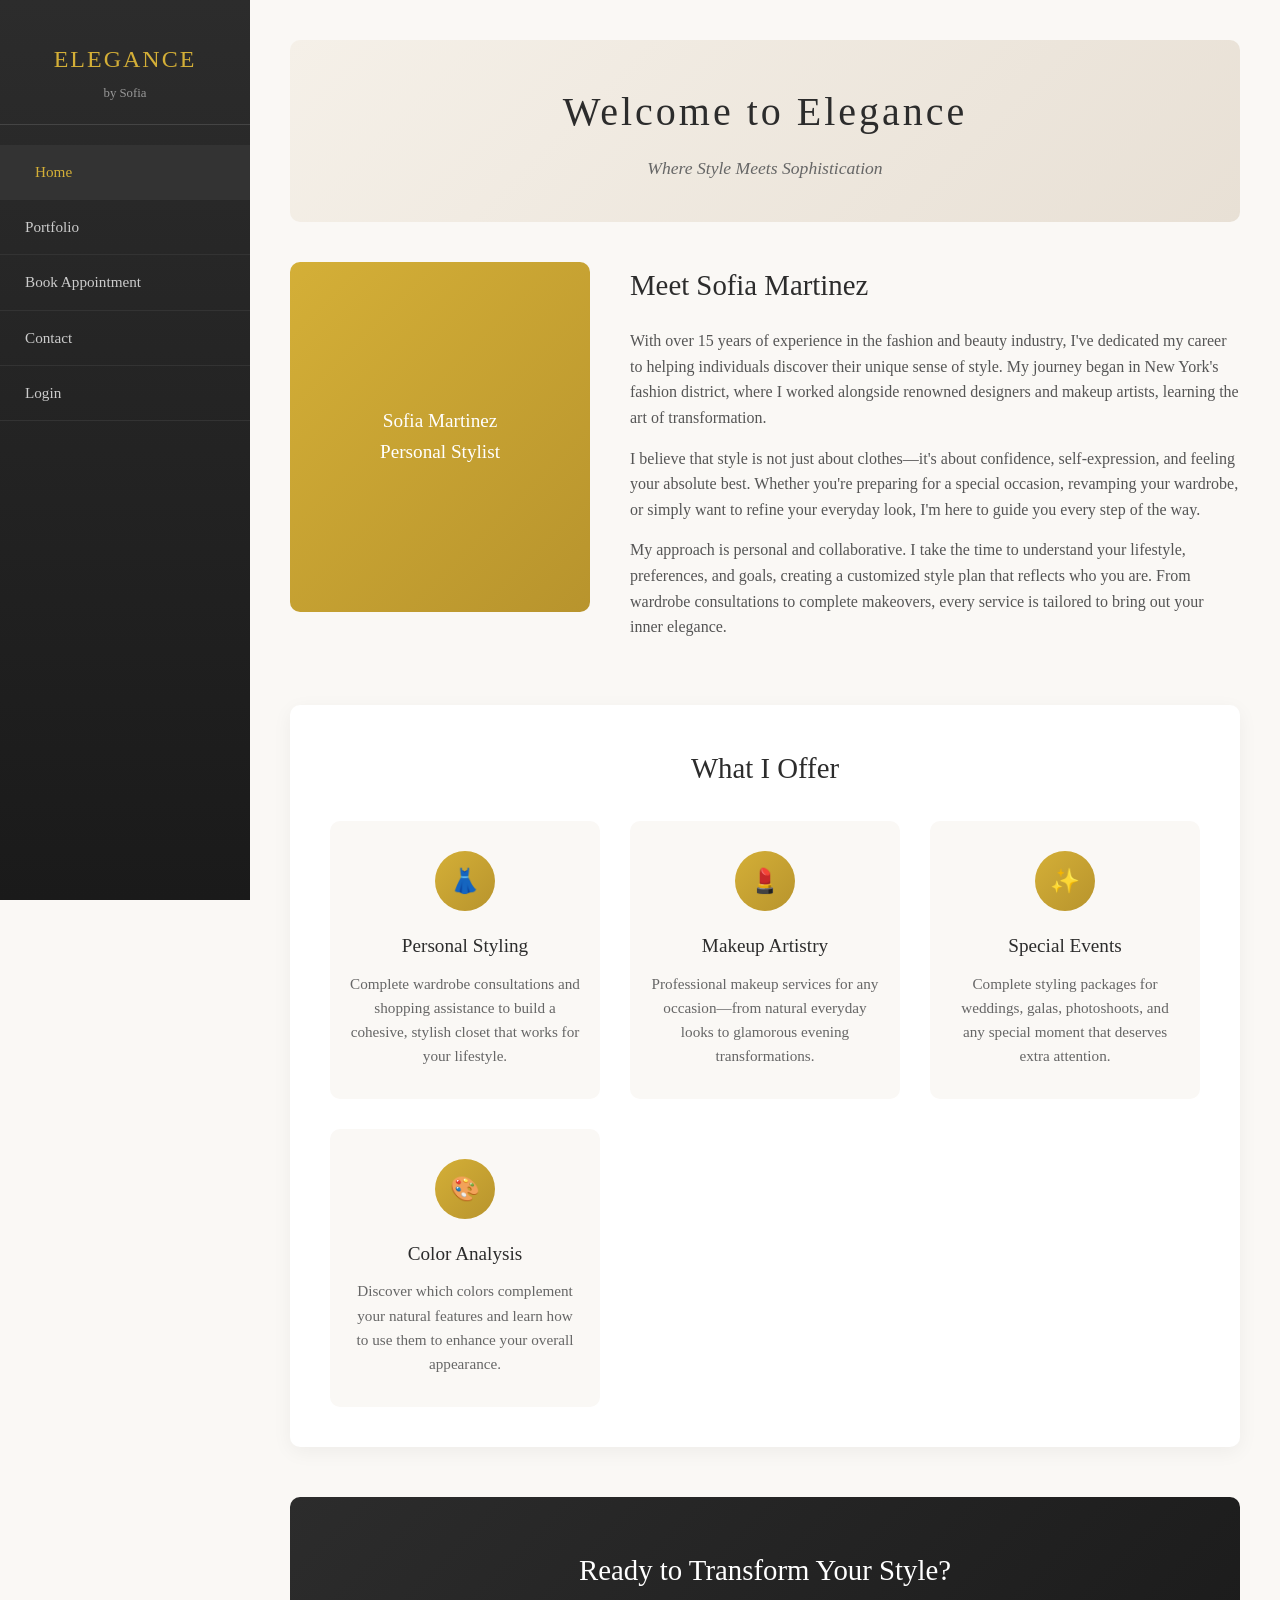
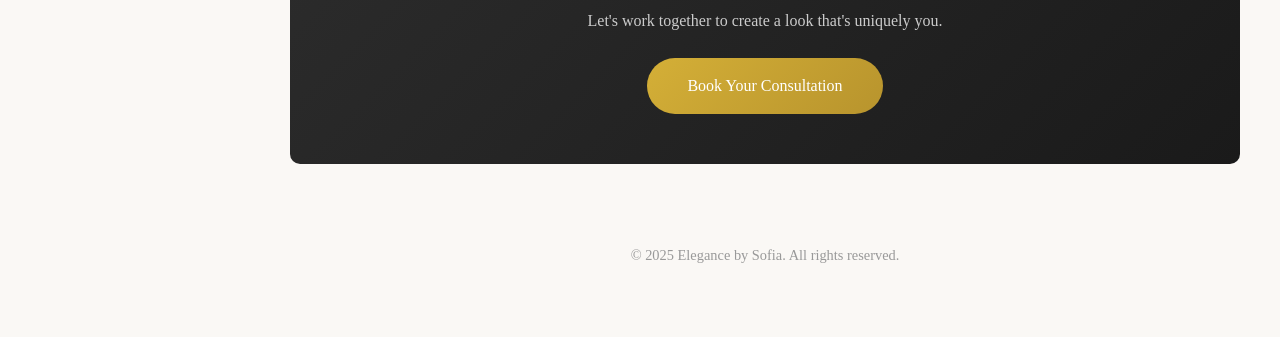
<file: index.html>
<!DOCTYPE html>
<html lang="en">
<head>
    <meta charset="UTF-8">
    <meta name="viewport" content="width=device-width, initial-scale=1.0">
    <title>Elegance by Sofia - Personal Stylist</title>
    <link rel="stylesheet" href="css/styles.css">
</head>
<body>
    <div class="container">
        <!-- Left Navigation Menu -->
        <aside class="left-menu">
            <div class="logo">
                <h1>ELEGANCE</h1>
                <p>by Sofia</p>
            </div>
            <nav>
                <ul>
                    <li><a href="index.html" class="active">Home</a></li>
                    <li><a href="portfolio.html">Portfolio</a></li>
                    <li><a href="schedule.html">Book Appointment</a></li>
                    <li><a href="contact.html">Contact</a></li>
                    <li><a href="login.html" class="login-link">Login</a></li>
                    <li class="login-required"><a href="payment.html">Pay Your Bill</a></li>
                </ul>
            </nav>
        </aside>

        <!-- Main Content -->
        <main class="main-content">
            <!-- Header -->
            <header class="page-header">
                <h2>Welcome to Elegance</h2>
                <p class="tagline">Where Style Meets Sophistication</p>
            </header>

            <!-- Bio Section -->
            <section class="bio-section">
                <div class="bio-image">
                    <div class="placeholder-image">
                        Sofia Martinez<br>Personal Stylist
                    </div>
                </div>
                <div class="bio-text">
                    <h3>Meet Sofia Martinez</h3>
                    <p>With over 15 years of experience in the fashion and beauty industry, I've dedicated my career to helping individuals discover their unique sense of style. My journey began in New York's fashion district, where I worked alongside renowned designers and makeup artists, learning the art of transformation.</p>
                    <p>I believe that style is not just about clothes—it's about confidence, self-expression, and feeling your absolute best. Whether you're preparing for a special occasion, revamping your wardrobe, or simply want to refine your everyday look, I'm here to guide you every step of the way.</p>
                    <p>My approach is personal and collaborative. I take the time to understand your lifestyle, preferences, and goals, creating a customized style plan that reflects who you are. From wardrobe consultations to complete makeovers, every service is tailored to bring out your inner elegance.</p>
                </div>
            </section>

            <!-- Services Section -->
            <section class="services-section">
                <h3>What I Offer</h3>
                <div class="services-grid">
                    <div class="service-card">
                        <div class="icon">👗</div>
                        <h4>Personal Styling</h4>
                        <p>Complete wardrobe consultations and shopping assistance to build a cohesive, stylish closet that works for your lifestyle.</p>
                    </div>
                    <div class="service-card">
                        <div class="icon">💄</div>
                        <h4>Makeup Artistry</h4>
                        <p>Professional makeup services for any occasion—from natural everyday looks to glamorous evening transformations.</p>
                    </div>
                    <div class="service-card">
                        <div class="icon">✨</div>
                        <h4>Special Events</h4>
                        <p>Complete styling packages for weddings, galas, photoshoots, and any special moment that deserves extra attention.</p>
                    </div>
                    <div class="service-card">
                        <div class="icon">🎨</div>
                        <h4>Color Analysis</h4>
                        <p>Discover which colors complement your natural features and learn how to use them to enhance your overall appearance.</p>
                    </div>
                </div>
            </section>

            <!-- Call to Action -->
            <section class="cta-section">
                <h3>Ready to Transform Your Style?</h3>
                <p>Let's work together to create a look that's uniquely you.</p>
                <a href="schedule.html" class="cta-button">Book Your Consultation</a>
            </section>

            <!-- Footer -->
            <footer>
                <p>&copy; 2025 Elegance by Sofia. All rights reserved.</p>
            </footer>
        </main>
    </div>

    <!-- jQuery from CDN with SRI integrity check -->
    <script src="https://code.jquery.com/jquery-3.7.1.min.js" integrity="sha256-/JqT3SQfawRcv/BIHPThkBvs0OEvtFFmqPF/lYI/Cxo=" crossorigin="anonymous"></script>
    <script src="js/main.js"></script>
</body>
</html>
</file>
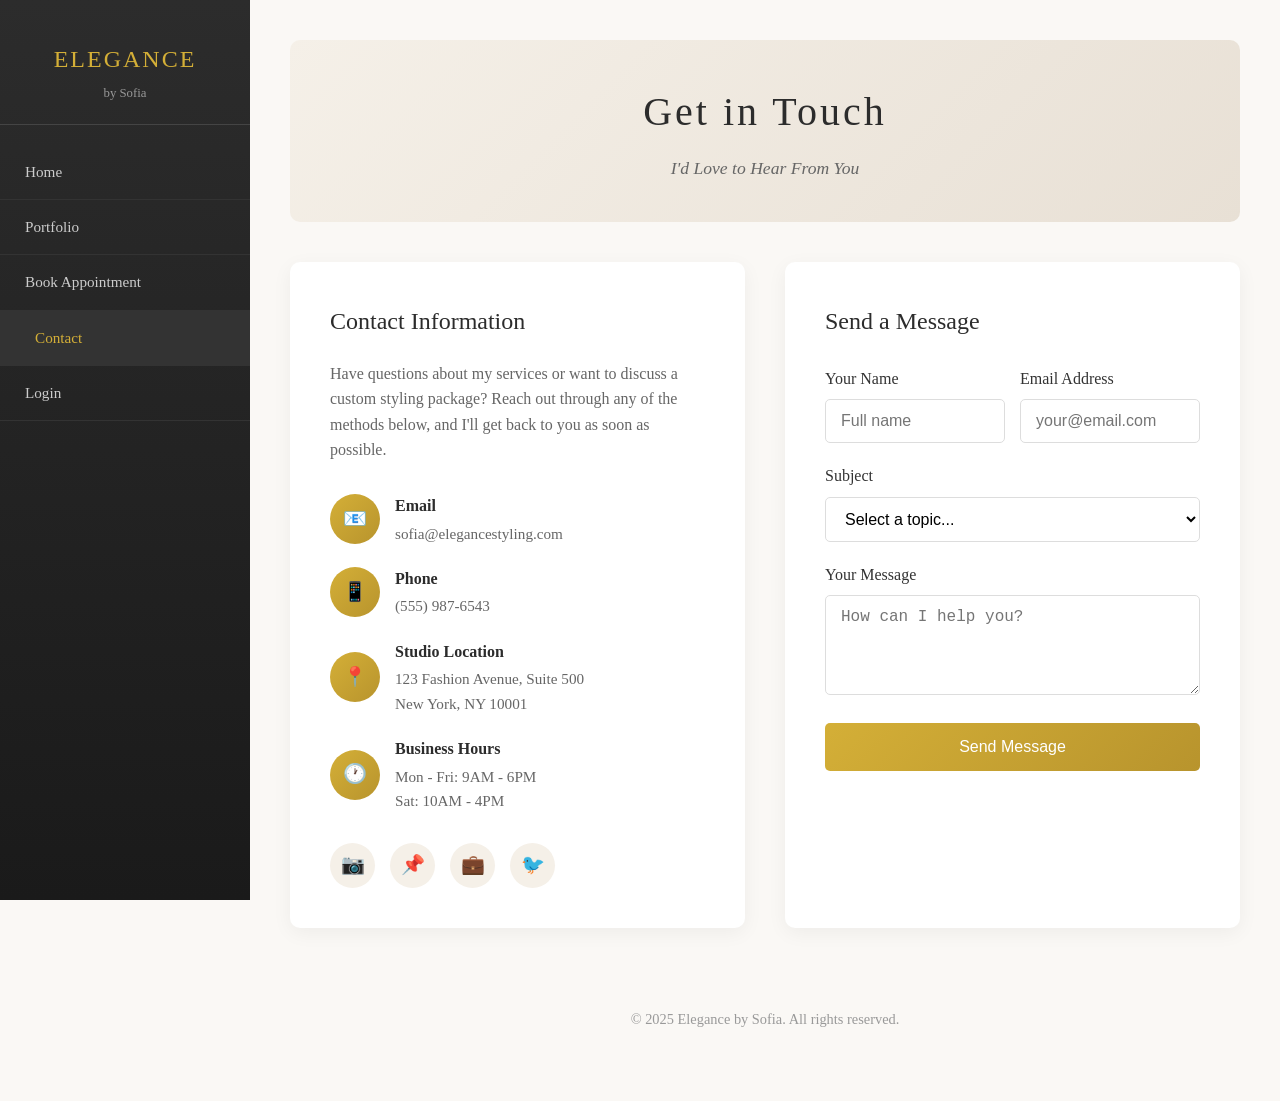
<file: contact.html>
<!DOCTYPE html>
<html lang="en">
<head>
    <meta charset="UTF-8">
    <meta name="viewport" content="width=device-width, initial-scale=1.0">
    <title>Contact - Elegance by Sofia</title>
    <link rel="stylesheet" href="css/styles.css">
</head>
<body>
    <div class="container">
        <!-- Left Navigation Menu -->
        <aside class="left-menu">
            <div class="logo">
                <h1>ELEGANCE</h1>
                <p>by Sofia</p>
            </div>
            <nav>
                <ul>
                    <li><a href="index.html">Home</a></li>
                    <li><a href="portfolio.html">Portfolio</a></li>
                    <li><a href="schedule.html">Book Appointment</a></li>
                    <li><a href="contact.html" class="active">Contact</a></li>
                    <li><a href="login.html" class="login-link">Login</a></li>
                    <li class="login-required"><a href="payment.html">Pay Your Bill</a></li>
                </ul>
            </nav>
        </aside>

        <!-- Main Content -->
        <main class="main-content">
            <!-- Header -->
            <header class="page-header">
                <h2>Get in Touch</h2>
                <p class="tagline">I'd Love to Hear From You</p>
            </header>

            <!-- Contact Section -->
            <div class="contact-section">
                <!-- Contact Information -->
                <div class="contact-info">
                    <h3>Contact Information</h3>
                    <p>Have questions about my services or want to discuss a custom styling package? Reach out through any of the methods below, and I'll get back to you as soon as possible.</p>
                    
                    <div class="contact-details">
                        <div class="contact-item">
                            <div class="icon">📧</div>
                            <div class="details">
                                <h4>Email</h4>
                                <p>sofia@elegancestyling.com</p>
                            </div>
                        </div>
                        <div class="contact-item">
                            <div class="icon">📱</div>
                            <div class="details">
                                <h4>Phone</h4>
                                <p>(555) 987-6543</p>
                            </div>
                        </div>
                        <div class="contact-item">
                            <div class="icon">📍</div>
                            <div class="details">
                                <h4>Studio Location</h4>
                                <p>123 Fashion Avenue, Suite 500<br>New York, NY 10001</p>
                            </div>
                        </div>
                        <div class="contact-item">
                            <div class="icon">🕐</div>
                            <div class="details">
                                <h4>Business Hours</h4>
                                <p>Mon - Fri: 9AM - 6PM<br>Sat: 10AM - 4PM</p>
                            </div>
                        </div>
                    </div>

                    <div class="social-links">
                        <a href="#" class="social-link" title="Instagram">📷</a>
                        <a href="#" class="social-link" title="Pinterest">📌</a>
                        <a href="#" class="social-link" title="LinkedIn">💼</a>
                        <a href="#" class="social-link" title="Twitter">🐦</a>
                    </div>
                </div>

                <!-- Contact Form -->
                <div class="contact-form">
                    <h3>Send a Message</h3>
                    <form id="contactForm">
                        <div class="form-row">
                            <div class="form-group">
                                <label for="name">Your Name</label>
                                <input type="text" id="name" name="name" placeholder="Full name" required>
                            </div>
                            <div class="form-group">
                                <label for="email">Email Address</label>
                                <input type="email" id="email" name="email" placeholder="your@email.com" required>
                            </div>
                        </div>
                        <div class="form-group">
                            <label for="subject">Subject</label>
                            <select id="subject" name="subject" required>
                                <option value="">Select a topic...</option>
                                <option value="general">General Inquiry</option>
                                <option value="pricing">Pricing Questions</option>
                                <option value="booking">Booking Information</option>
                                <option value="collaboration">Collaboration Opportunity</option>
                                <option value="other">Other</option>
                            </select>
                        </div>
                        <div class="form-group">
                            <label for="message">Your Message</label>
                            <textarea id="message" name="message" placeholder="How can I help you?" required></textarea>
                        </div>
                        <button type="submit" class="form-button">Send Message</button>
                    </form>
                </div>
            </div>

            <!-- Footer -->
            <footer>
                <p>&copy; 2025 Elegance by Sofia. All rights reserved.</p>
            </footer>
        </main>
    </div>

    <!-- jQuery from CDN with SRI integrity check -->
    <script src="https://code.jquery.com/jquery-3.7.1.min.js" integrity="sha256-/JqT3SQfawRcv/BIHPThkBvs0OEvtFFmqPF/lYI/Cxo=" crossorigin="anonymous"></script>
    <script src="js/main.js"></script>
    <script>
        $(document).ready(function() {
            $('#contactForm').on('submit', function(e) {
                e.preventDefault();
                showMessage('Thank you for your message! I will respond within 24-48 hours.', 'success');
                this.reset();
            });
        });
    </script>
</body>
</html>
</file>
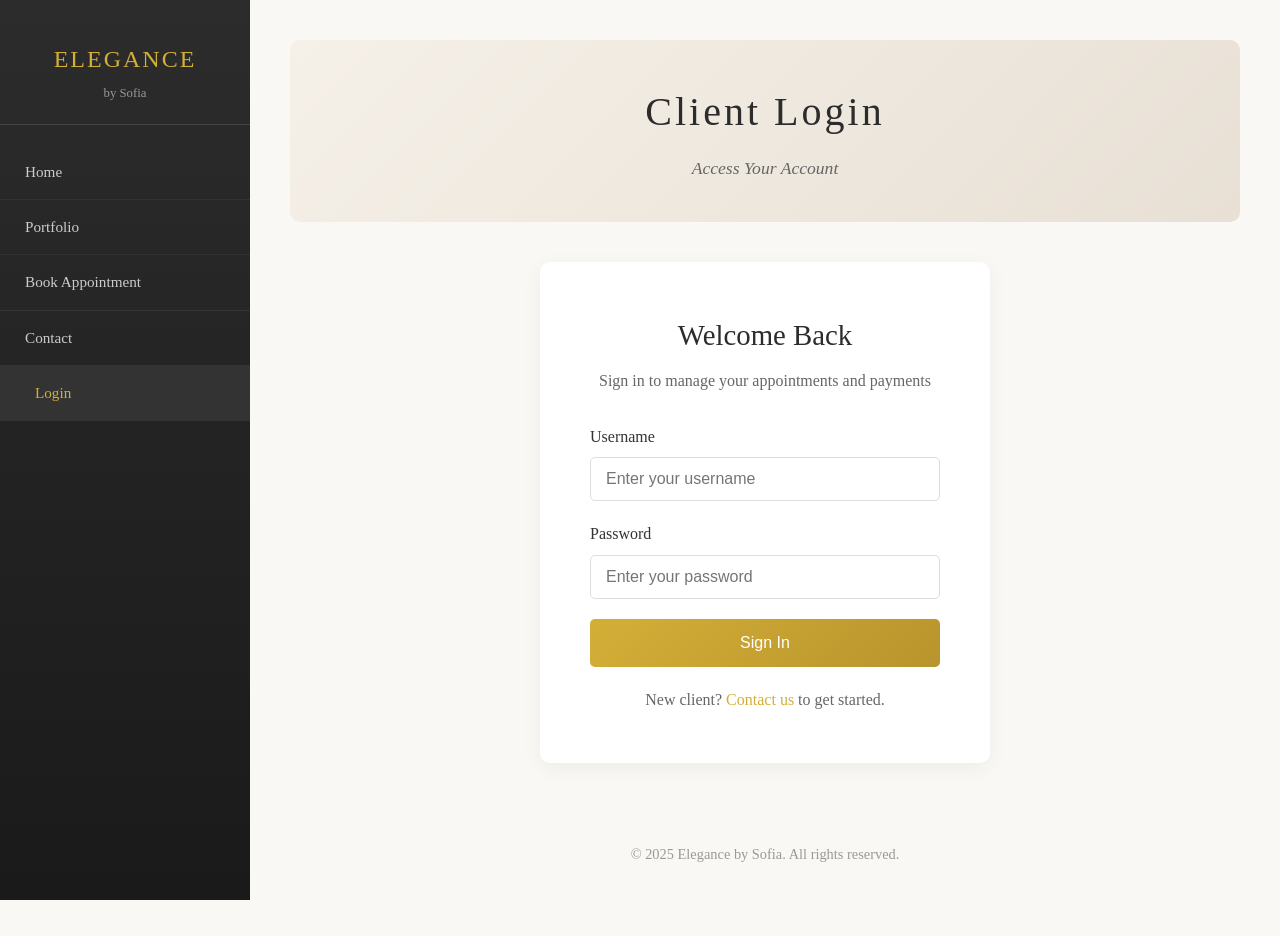
<file: login.html>
<!DOCTYPE html>
<html lang="en">
<head>
    <meta charset="UTF-8">
    <meta name="viewport" content="width=device-width, initial-scale=1.0">
    <title>Login - Elegance by Sofia</title>
    <link rel="stylesheet" href="css/styles.css">
</head>
<body>
    <div class="container">
        <!-- Left Navigation Menu -->
        <aside class="left-menu">
            <div class="logo">
                <h1>ELEGANCE</h1>
                <p>by Sofia</p>
            </div>
            <nav>
                <ul>
                    <li><a href="index.html">Home</a></li>
                    <li><a href="portfolio.html">Portfolio</a></li>
                    <li><a href="schedule.html">Book Appointment</a></li>
                    <li><a href="contact.html">Contact</a></li>
                    <li><a href="login.html" class="login-link active">Login</a></li>
                    <li class="login-required"><a href="payment.html">Pay Your Bill</a></li>
                </ul>
            </nav>
        </aside>

        <!-- Main Content -->
        <main class="main-content">
            <!-- Header -->
            <header class="page-header">
                <h2>Client Login</h2>
                <p class="tagline">Access Your Account</p>
            </header>

            <!-- Login Form -->
            <section class="login-section">
                <h3>Welcome Back</h3>
                <p class="subtitle">Sign in to manage your appointments and payments</p>
                
                <form id="loginForm">
                    <div class="form-group">
                        <label for="username">Username</label>
                        <input type="text" id="username" name="username" placeholder="Enter your username" required>
                    </div>
                    <div class="form-group">
                        <label for="password">Password</label>
                        <input type="password" id="password" name="password" placeholder="Enter your password" required>
                    </div>
                    <button type="submit" class="form-button">Sign In</button>
                </form>

                <div class="form-footer">
                    <p>New client? <a href="contact.html">Contact us</a> to get started.</p>
                </div>
            </section>

            <!-- Footer -->
            <footer>
                <p>&copy; 2025 Elegance by Sofia. All rights reserved.</p>
            </footer>
        </main>
    </div>

    <!-- jQuery from CDN with SRI integrity check -->
    <script src="https://code.jquery.com/jquery-3.7.1.min.js" integrity="sha256-/JqT3SQfawRcv/BIHPThkBvs0OEvtFFmqPF/lYI/Cxo=" crossorigin="anonymous"></script>
    <script src="js/main.js"></script>
    <script>
        $(document).ready(function() {
            $('#loginForm').on('submit', function(e) {
                e.preventDefault();
                var username = $('#username').val();
                var password = $('#password').val();
                
                if (login(username, password)) {
                    showMessage('Login successful! Redirecting...', 'success');
                    setTimeout(function() {
                        window.location.href = 'index.html';
                    }, 1500);
                } else {
                    showMessage('Invalid credentials. Username must be at least 3 characters and password at least 6 characters.', 'error');
                }
            });
        });
    </script>
</body>
</html>
</file>
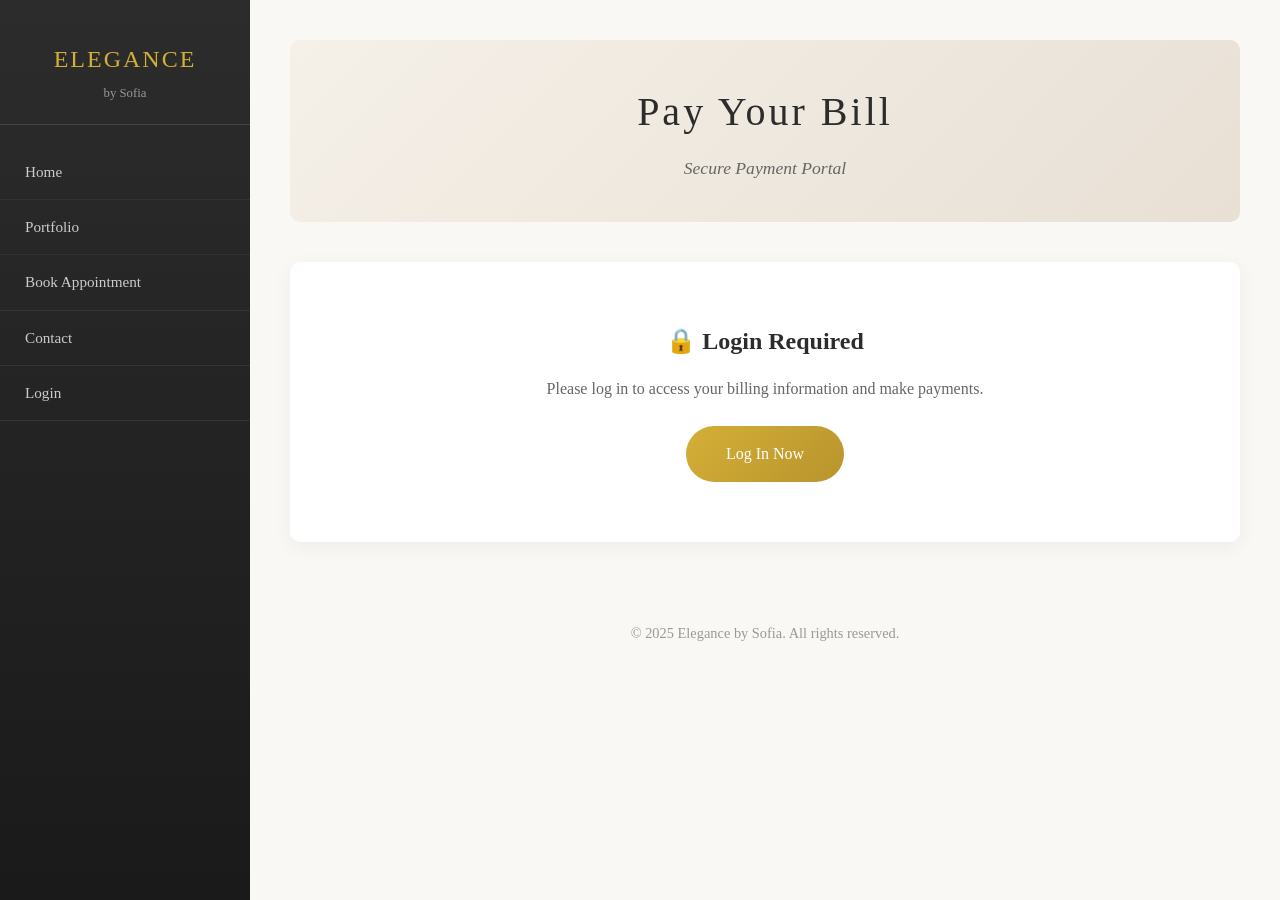
<file: payment.html>
<!DOCTYPE html>
<html lang="en">
<head>
    <meta charset="UTF-8">
    <meta name="viewport" content="width=device-width, initial-scale=1.0">
    <title>Pay Your Bill - Elegance by Sofia</title>
    <link rel="stylesheet" href="css/styles.css">
</head>
<body>
    <div class="container">
        <!-- Left Navigation Menu -->
        <aside class="left-menu">
            <div class="logo">
                <h1>ELEGANCE</h1>
                <p>by Sofia</p>
            </div>
            <nav>
                <ul>
                    <li><a href="index.html">Home</a></li>
                    <li><a href="portfolio.html">Portfolio</a></li>
                    <li><a href="schedule.html">Book Appointment</a></li>
                    <li><a href="contact.html">Contact</a></li>
                    <li><a href="login.html" class="login-link">Login</a></li>
                    <li class="login-required"><a href="payment.html" class="active">Pay Your Bill</a></li>
                </ul>
            </nav>
        </aside>

        <!-- Main Content -->
        <main class="main-content">
            <!-- Header -->
            <header class="page-header">
                <h2>Pay Your Bill</h2>
                <p class="tagline">Secure Payment Portal</p>
            </header>

            <!-- Login Required Message (shown when not logged in) -->
            <div class="login-required-message" id="loginRequiredMessage">
                <h3>🔒 Login Required</h3>
                <p>Please log in to access your billing information and make payments.</p>
                <a href="login.html" class="cta-button">Log In Now</a>
            </div>

            <!-- Payment Section (shown when logged in) -->
            <div class="payment-section" id="paymentSection" style="display: none;">
                <!-- Notice -->
                <div class="payment-notice">
                    <p>⚠️ This is a demo payment page. No actual transactions will be processed.</p>
                </div>

                <!-- Invoice Summary -->
                <div class="invoice-summary">
                    <h3>Current Invoice</h3>
                    <div class="invoice-item">
                        <span class="description">Personal Styling Session</span>
                        <span class="amount">$150.00</span>
                    </div>
                    <div class="invoice-item">
                        <span class="description">Makeup Application</span>
                        <span class="amount">$100.00</span>
                    </div>
                    <div class="invoice-item">
                        <span class="description">Travel Fee</span>
                        <span class="amount">$25.00</span>
                    </div>
                    <div class="invoice-total">
                        <span class="label">Total Due</span>
                        <span class="amount">$275.00</span>
                    </div>
                </div>

                <!-- Payment Form -->
                <div class="payment-form">
                    <h3>Payment Details</h3>
                    
                    <div class="card-icons">
                        <span class="card-icon">💳 Visa</span>
                        <span class="card-icon">💳 Mastercard</span>
                        <span class="card-icon">💳 Amex</span>
                    </div>

                    <form id="paymentForm">
                        <div class="form-group">
                            <label for="cardName">Name on Card</label>
                            <input type="text" id="cardName" name="cardName" placeholder="John Doe" required>
                        </div>
                        <div class="form-group">
                            <label for="cardNumber">Card Number</label>
                            <input type="text" id="cardNumber" name="cardNumber" placeholder="1234 5678 9012 3456" maxlength="19" required>
                        </div>
                        <div class="form-row">
                            <div class="form-group">
                                <label for="expiry">Expiry Date</label>
                                <input type="text" id="expiry" name="expiry" placeholder="MM/YY" maxlength="5" required>
                            </div>
                            <div class="form-group">
                                <label for="cvv">CVV</label>
                                <input type="text" id="cvv" name="cvv" placeholder="123" maxlength="4" required>
                            </div>
                        </div>
                        <button type="submit" class="form-button">Pay $275.00</button>
                    </form>

                    <div class="secure-notice">
                        <span>🔒 Your payment information is secure and encrypted</span>
                    </div>
                </div>
            </div>

            <!-- Footer -->
            <footer>
                <p>&copy; 2025 Elegance by Sofia. All rights reserved.</p>
            </footer>
        </main>
    </div>

    <!-- jQuery from CDN with SRI integrity check -->
    <script src="https://code.jquery.com/jquery-3.7.1.min.js" integrity="sha256-/JqT3SQfawRcv/BIHPThkBvs0OEvtFFmqPF/lYI/Cxo=" crossorigin="anonymous"></script>
    <script src="js/main.js"></script>
    <script>
        $(document).ready(function() {
            // Check login status and show appropriate content
            var isLoggedIn = localStorage.getItem('stylistLoggedIn') === 'true';
            
            if (isLoggedIn) {
                $('#loginRequiredMessage').hide();
                $('#paymentSection').show();
            } else {
                $('#loginRequiredMessage').show();
                $('#paymentSection').hide();
            }

            // Format card number with spaces
            $('#cardNumber').on('input', function() {
                var value = $(this).val().replace(/\s/g, '').replace(/\D/g, '');
                if (value.length > 0) {
                    var formatted = value.match(/.{1,4}/g);
                    $(this).val(formatted ? formatted.join(' ') : '');
                } else {
                    $(this).val('');
                }
            });

            // Format expiry date
            $('#expiry').on('input', function() {
                var value = $(this).val().replace(/\D/g, '');
                // Limit to 4 digits (MMYY)
                value = value.substring(0, 4);
                if (value.length >= 2) {
                    value = value.substring(0, 2) + '/' + value.substring(2);
                }
                $(this).val(value);
            });

            // CVV - numbers only
            $('#cvv').on('input', function() {
                $(this).val($(this).val().replace(/\D/g, ''));
            });

            // Payment form submission
            $('#paymentForm').on('submit', function(e) {
                e.preventDefault();
                showMessage('Demo payment successful! Thank you for your payment.', 'success');
                this.reset();
            });
        });
    </script>
</body>
</html>
</file>
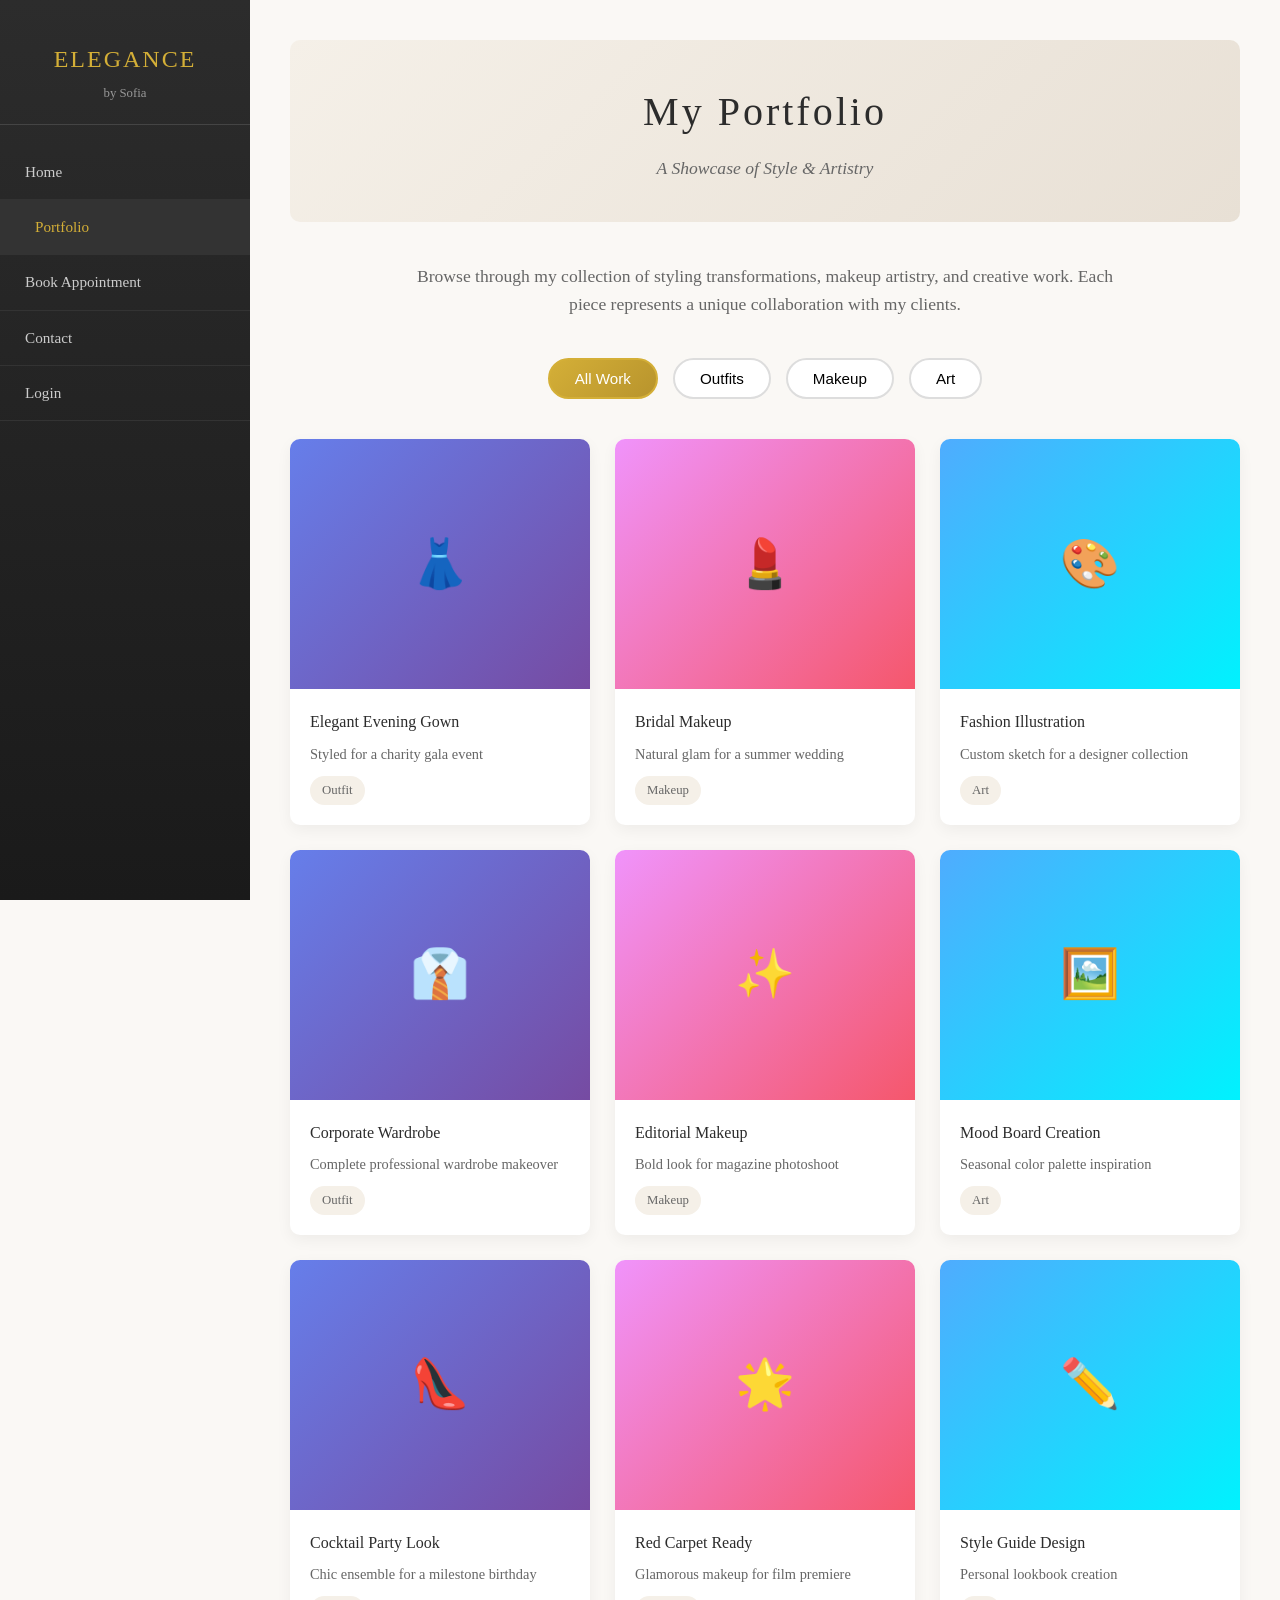
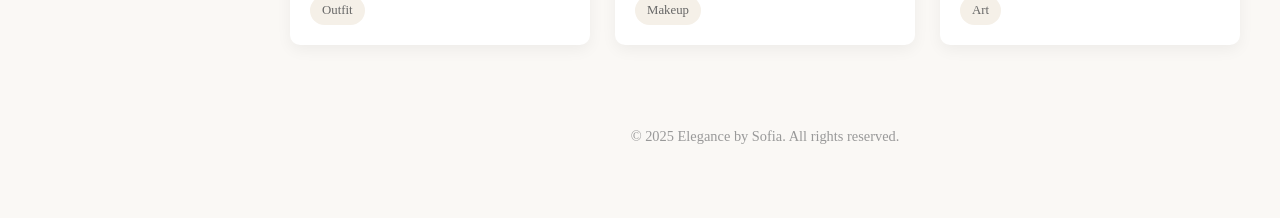
<file: portfolio.html>
<!DOCTYPE html>
<html lang="en">
<head>
    <meta charset="UTF-8">
    <meta name="viewport" content="width=device-width, initial-scale=1.0">
    <title>Portfolio - Elegance by Sofia</title>
    <link rel="stylesheet" href="css/styles.css">
</head>
<body>
    <div class="container">
        <!-- Left Navigation Menu -->
        <aside class="left-menu">
            <div class="logo">
                <h1>ELEGANCE</h1>
                <p>by Sofia</p>
            </div>
            <nav>
                <ul>
                    <li><a href="index.html">Home</a></li>
                    <li><a href="portfolio.html" class="active">Portfolio</a></li>
                    <li><a href="schedule.html">Book Appointment</a></li>
                    <li><a href="contact.html">Contact</a></li>
                    <li><a href="login.html" class="login-link">Login</a></li>
                    <li class="login-required"><a href="payment.html">Pay Your Bill</a></li>
                </ul>
            </nav>
        </aside>

        <!-- Main Content -->
        <main class="main-content">
            <!-- Header -->
            <header class="page-header">
                <h2>My Portfolio</h2>
                <p class="tagline">A Showcase of Style & Artistry</p>
            </header>

            <!-- Portfolio Introduction -->
            <div class="portfolio-intro">
                <p>Browse through my collection of styling transformations, makeup artistry, and creative work. Each piece represents a unique collaboration with my clients.</p>
            </div>

            <!-- Filter Buttons -->
            <div class="portfolio-filters">
                <button class="filter-btn active" data-filter="all">All Work</button>
                <button class="filter-btn" data-filter="outfit">Outfits</button>
                <button class="filter-btn" data-filter="makeup">Makeup</button>
                <button class="filter-btn" data-filter="art">Art</button>
            </div>

            <!-- Portfolio Grid -->
            <div class="portfolio-grid">
                <!-- Outfit Items -->
                <div class="portfolio-item" data-category="outfit">
                    <div class="portfolio-image outfit">👗</div>
                    <div class="portfolio-info">
                        <h4>Elegant Evening Gown</h4>
                        <p>Styled for a charity gala event</p>
                        <span class="category">Outfit</span>
                    </div>
                </div>

                <div class="portfolio-item" data-category="makeup">
                    <div class="portfolio-image makeup">💄</div>
                    <div class="portfolio-info">
                        <h4>Bridal Makeup</h4>
                        <p>Natural glam for a summer wedding</p>
                        <span class="category">Makeup</span>
                    </div>
                </div>

                <div class="portfolio-item" data-category="art">
                    <div class="portfolio-image art">🎨</div>
                    <div class="portfolio-info">
                        <h4>Fashion Illustration</h4>
                        <p>Custom sketch for a designer collection</p>
                        <span class="category">Art</span>
                    </div>
                </div>

                <div class="portfolio-item" data-category="outfit">
                    <div class="portfolio-image outfit">👔</div>
                    <div class="portfolio-info">
                        <h4>Corporate Wardrobe</h4>
                        <p>Complete professional wardrobe makeover</p>
                        <span class="category">Outfit</span>
                    </div>
                </div>

                <div class="portfolio-item" data-category="makeup">
                    <div class="portfolio-image makeup">✨</div>
                    <div class="portfolio-info">
                        <h4>Editorial Makeup</h4>
                        <p>Bold look for magazine photoshoot</p>
                        <span class="category">Makeup</span>
                    </div>
                </div>

                <div class="portfolio-item" data-category="art">
                    <div class="portfolio-image art">🖼️</div>
                    <div class="portfolio-info">
                        <h4>Mood Board Creation</h4>
                        <p>Seasonal color palette inspiration</p>
                        <span class="category">Art</span>
                    </div>
                </div>

                <div class="portfolio-item" data-category="outfit">
                    <div class="portfolio-image outfit">👠</div>
                    <div class="portfolio-info">
                        <h4>Cocktail Party Look</h4>
                        <p>Chic ensemble for a milestone birthday</p>
                        <span class="category">Outfit</span>
                    </div>
                </div>

                <div class="portfolio-item" data-category="makeup">
                    <div class="portfolio-image makeup">🌟</div>
                    <div class="portfolio-info">
                        <h4>Red Carpet Ready</h4>
                        <p>Glamorous makeup for film premiere</p>
                        <span class="category">Makeup</span>
                    </div>
                </div>

                <div class="portfolio-item" data-category="art">
                    <div class="portfolio-image art">✏️</div>
                    <div class="portfolio-info">
                        <h4>Style Guide Design</h4>
                        <p>Personal lookbook creation</p>
                        <span class="category">Art</span>
                    </div>
                </div>
            </div>

            <!-- Footer -->
            <footer>
                <p>&copy; 2025 Elegance by Sofia. All rights reserved.</p>
            </footer>
        </main>
    </div>

    <!-- jQuery from CDN with SRI integrity check -->
    <script src="https://code.jquery.com/jquery-3.7.1.min.js" integrity="sha256-/JqT3SQfawRcv/BIHPThkBvs0OEvtFFmqPF/lYI/Cxo=" crossorigin="anonymous"></script>
    <script src="js/main.js"></script>
    <script>
        $(document).ready(function() {
            // Portfolio filter functionality
            $('.filter-btn').on('click', function() {
                var filter = $(this).data('filter');
                
                // Update active button
                $('.filter-btn').removeClass('active');
                $(this).addClass('active');
                
                // Filter items
                if (filter === 'all') {
                    $('.portfolio-item').fadeIn(300);
                } else {
                    $('.portfolio-item').hide();
                    $('.portfolio-item[data-category="' + filter + '"]').fadeIn(300);
                }
            });
        });
    </script>
</body>
</html>
</file>
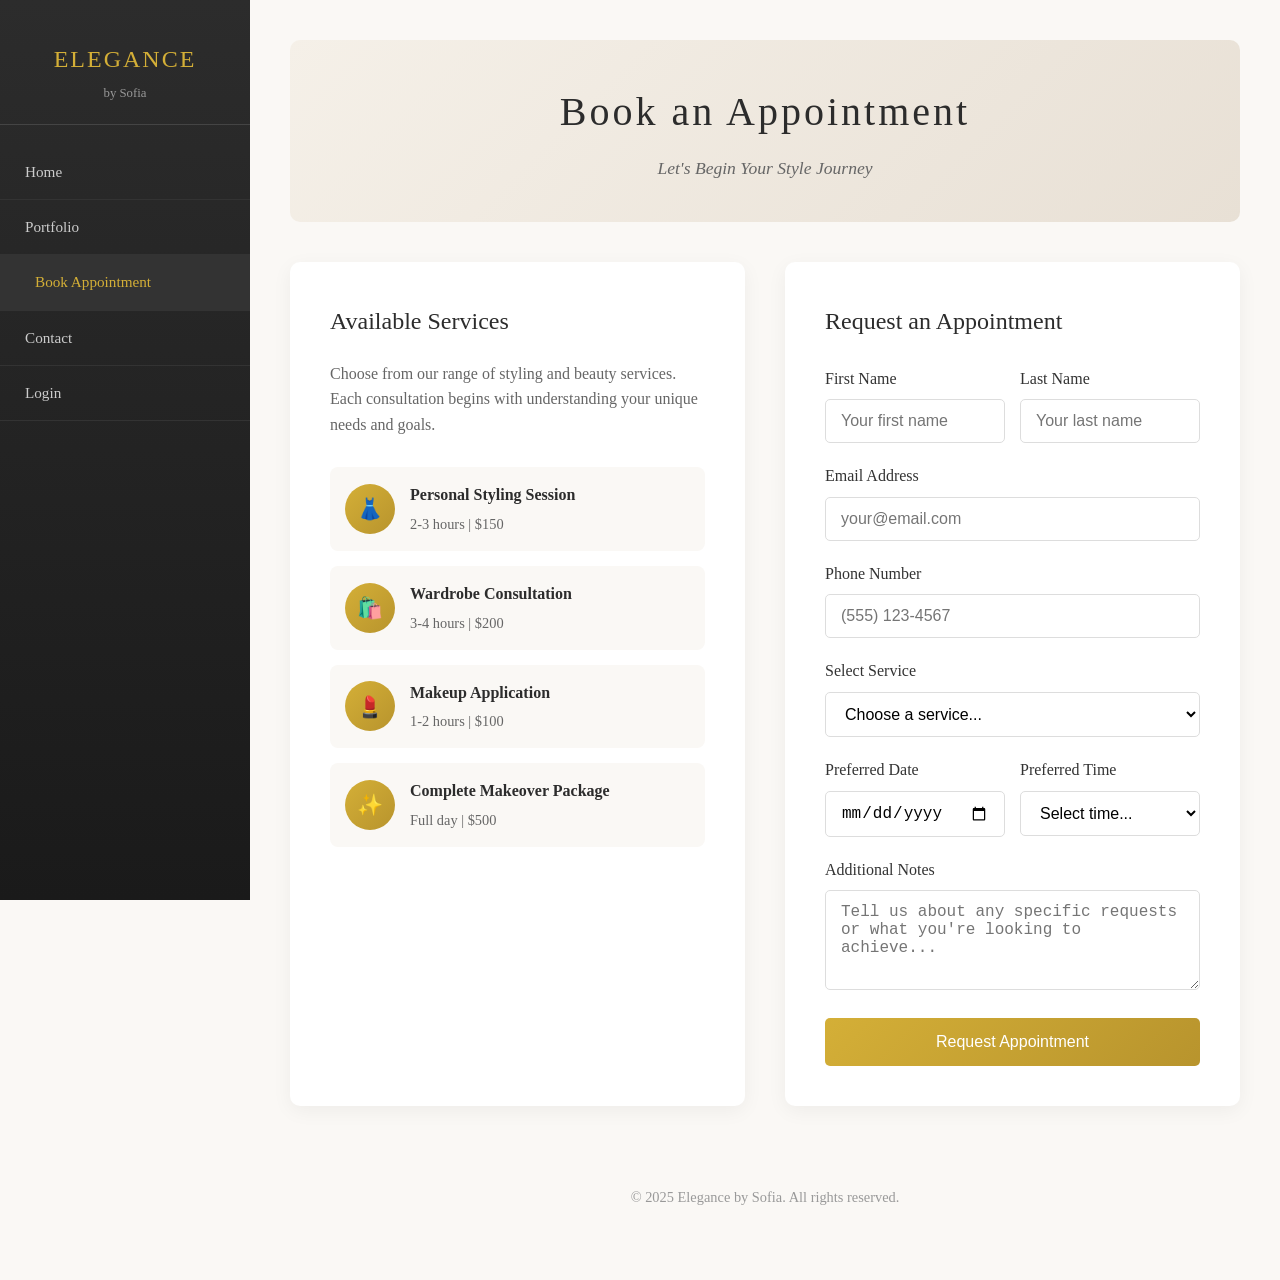
<file: schedule.html>
<!DOCTYPE html>
<html lang="en">
<head>
    <meta charset="UTF-8">
    <meta name="viewport" content="width=device-width, initial-scale=1.0">
    <title>Book Appointment - Elegance by Sofia</title>
    <link rel="stylesheet" href="css/styles.css">
</head>
<body>
    <div class="container">
        <!-- Left Navigation Menu -->
        <aside class="left-menu">
            <div class="logo">
                <h1>ELEGANCE</h1>
                <p>by Sofia</p>
            </div>
            <nav>
                <ul>
                    <li><a href="index.html">Home</a></li>
                    <li><a href="portfolio.html">Portfolio</a></li>
                    <li><a href="schedule.html" class="active">Book Appointment</a></li>
                    <li><a href="contact.html">Contact</a></li>
                    <li><a href="login.html" class="login-link">Login</a></li>
                    <li class="login-required"><a href="payment.html">Pay Your Bill</a></li>
                </ul>
            </nav>
        </aside>

        <!-- Main Content -->
        <main class="main-content">
            <!-- Header -->
            <header class="page-header">
                <h2>Book an Appointment</h2>
                <p class="tagline">Let's Begin Your Style Journey</p>
            </header>

            <!-- Schedule Section -->
            <div class="schedule-section">
                <!-- Service Information -->
                <div class="schedule-info">
                    <h3>Available Services</h3>
                    <p>Choose from our range of styling and beauty services. Each consultation begins with understanding your unique needs and goals.</p>
                    
                    <div class="service-options">
                        <div class="service-option">
                            <div class="icon">👗</div>
                            <div class="details">
                                <h4>Personal Styling Session</h4>
                                <p>2-3 hours | $150</p>
                            </div>
                        </div>
                        <div class="service-option">
                            <div class="icon">🛍️</div>
                            <div class="details">
                                <h4>Wardrobe Consultation</h4>
                                <p>3-4 hours | $200</p>
                            </div>
                        </div>
                        <div class="service-option">
                            <div class="icon">💄</div>
                            <div class="details">
                                <h4>Makeup Application</h4>
                                <p>1-2 hours | $100</p>
                            </div>
                        </div>
                        <div class="service-option">
                            <div class="icon">✨</div>
                            <div class="details">
                                <h4>Complete Makeover Package</h4>
                                <p>Full day | $500</p>
                            </div>
                        </div>
                    </div>
                </div>

                <!-- Booking Form -->
                <div class="schedule-form">
                    <h3>Request an Appointment</h3>
                    <form id="scheduleForm">
                        <div class="form-row">
                            <div class="form-group">
                                <label for="firstName">First Name</label>
                                <input type="text" id="firstName" name="firstName" placeholder="Your first name" required>
                            </div>
                            <div class="form-group">
                                <label for="lastName">Last Name</label>
                                <input type="text" id="lastName" name="lastName" placeholder="Your last name" required>
                            </div>
                        </div>
                        <div class="form-group">
                            <label for="email">Email Address</label>
                            <input type="email" id="email" name="email" placeholder="your@email.com" required>
                        </div>
                        <div class="form-group">
                            <label for="phone">Phone Number</label>
                            <input type="tel" id="phone" name="phone" placeholder="(555) 123-4567" required>
                        </div>
                        <div class="form-group">
                            <label for="service">Select Service</label>
                            <select id="service" name="service" required>
                                <option value="">Choose a service...</option>
                                <option value="personal-styling">Personal Styling Session - $150</option>
                                <option value="wardrobe-consultation">Wardrobe Consultation - $200</option>
                                <option value="makeup">Makeup Application - $100</option>
                                <option value="makeover">Complete Makeover Package - $500</option>
                            </select>
                        </div>
                        <div class="form-row">
                            <div class="form-group">
                                <label for="date">Preferred Date</label>
                                <input type="date" id="date" name="date" required>
                            </div>
                            <div class="form-group">
                                <label for="time">Preferred Time</label>
                                <select id="time" name="time" required>
                                    <option value="">Select time...</option>
                                    <option value="9:00">9:00 AM</option>
                                    <option value="10:00">10:00 AM</option>
                                    <option value="11:00">11:00 AM</option>
                                    <option value="13:00">1:00 PM</option>
                                    <option value="14:00">2:00 PM</option>
                                    <option value="15:00">3:00 PM</option>
                                    <option value="16:00">4:00 PM</option>
                                </select>
                            </div>
                        </div>
                        <div class="form-group">
                            <label for="notes">Additional Notes</label>
                            <textarea id="notes" name="notes" placeholder="Tell us about any specific requests or what you're looking to achieve..."></textarea>
                        </div>
                        <button type="submit" class="form-button">Request Appointment</button>
                    </form>
                </div>
            </div>

            <!-- Footer -->
            <footer>
                <p>&copy; 2025 Elegance by Sofia. All rights reserved.</p>
            </footer>
        </main>
    </div>

    <!-- jQuery from CDN with SRI integrity check -->
    <script src="https://code.jquery.com/jquery-3.7.1.min.js" integrity="sha256-/JqT3SQfawRcv/BIHPThkBvs0OEvtFFmqPF/lYI/Cxo=" crossorigin="anonymous"></script>
    <script src="js/main.js"></script>
    <script>
        $(document).ready(function() {
            // Set minimum date to today
            var today = new Date().toISOString().split('T')[0];
            $('#date').attr('min', today);

            $('#scheduleForm').on('submit', function(e) {
                e.preventDefault();
                showMessage('Appointment request submitted! We will contact you within 24 hours to confirm.', 'success');
                this.reset();
            });
        });
    </script>
</body>
</html>
</file>
<file: css/styles.css>
/* Main Styles for Personal Stylist Website */

/* Reset and Base Styles */
* {
    margin: 0;
    padding: 0;
    box-sizing: border-box;
}

body {
    font-family: 'Georgia', 'Times New Roman', serif;
    line-height: 1.6;
    color: #333;
    background-color: #faf8f5;
}

/* Layout Container */
.container {
    display: flex;
    min-height: 100vh;
}

/* Left Navigation Menu */
.left-menu {
    width: 250px;
    background: linear-gradient(180deg, #2c2c2c 0%, #1a1a1a 100%);
    color: #fff;
    padding: 20px 0;
    position: fixed;
    height: 100vh;
    overflow-y: auto;
}

.left-menu .logo {
    text-align: center;
    padding: 20px;
    border-bottom: 1px solid #444;
    margin-bottom: 20px;
}

.left-menu .logo h1 {
    font-size: 1.5rem;
    font-weight: 300;
    letter-spacing: 2px;
    color: #d4af37;
}

.left-menu .logo p {
    font-size: 0.8rem;
    color: #999;
    margin-top: 5px;
}

.left-menu nav ul {
    list-style: none;
}

.left-menu nav ul li {
    border-bottom: 1px solid #333;
}

.left-menu nav ul li a {
    display: block;
    padding: 15px 25px;
    color: #ccc;
    text-decoration: none;
    transition: all 0.3s ease;
    font-size: 0.95rem;
}

.left-menu nav ul li a:hover,
.left-menu nav ul li a.active {
    background-color: #333;
    color: #d4af37;
    padding-left: 35px;
}

.left-menu nav ul li a i {
    margin-right: 10px;
    width: 20px;
}

/* Hidden menu item for logged-out users */
.left-menu nav ul li.login-required {
    display: none;
}

.left-menu nav ul li.login-required.show {
    display: block;
}

/* Main Content Area */
.main-content {
    flex: 1;
    margin-left: 250px;
    padding: 40px;
}

/* Header Section */
.page-header {
    text-align: center;
    padding: 40px 20px;
    background: linear-gradient(135deg, #f5f0e8 0%, #e8e0d5 100%);
    border-radius: 10px;
    margin-bottom: 40px;
}

.page-header h2 {
    font-size: 2.5rem;
    color: #2c2c2c;
    font-weight: 300;
    letter-spacing: 3px;
    margin-bottom: 10px;
}

.page-header .tagline {
    font-size: 1.1rem;
    color: #666;
    font-style: italic;
}

/* Bio Section */
.bio-section {
    display: flex;
    gap: 40px;
    align-items: flex-start;
    margin-bottom: 50px;
    flex-wrap: wrap;
}

.bio-image {
    flex: 0 0 300px;
}

.bio-image img {
    width: 100%;
    border-radius: 10px;
    box-shadow: 0 10px 30px rgba(0, 0, 0, 0.1);
}

.bio-image .placeholder-image {
    width: 100%;
    height: 350px;
    background: linear-gradient(135deg, #d4af37 0%, #b8942d 100%);
    border-radius: 10px;
    display: flex;
    align-items: center;
    justify-content: center;
    color: #fff;
    font-size: 1.2rem;
    text-align: center;
    padding: 20px;
}

.bio-text {
    flex: 1;
    min-width: 300px;
}

.bio-text h3 {
    font-size: 1.8rem;
    color: #2c2c2c;
    margin-bottom: 20px;
    font-weight: 400;
}

.bio-text p {
    margin-bottom: 15px;
    color: #555;
    font-size: 1rem;
}

/* Services Pitch Section */
.services-section {
    background: #fff;
    padding: 40px;
    border-radius: 10px;
    box-shadow: 0 5px 20px rgba(0, 0, 0, 0.05);
    margin-bottom: 50px;
}

.services-section h3 {
    text-align: center;
    font-size: 1.8rem;
    color: #2c2c2c;
    margin-bottom: 30px;
    font-weight: 400;
}

.services-grid {
    display: grid;
    grid-template-columns: repeat(auto-fit, minmax(250px, 1fr));
    gap: 30px;
}

.service-card {
    text-align: center;
    padding: 30px 20px;
    background: #faf8f5;
    border-radius: 10px;
    transition: transform 0.3s ease, box-shadow 0.3s ease;
}

.service-card:hover {
    transform: translateY(-5px);
    box-shadow: 0 10px 25px rgba(0, 0, 0, 0.1);
}

.service-card .icon {
    width: 60px;
    height: 60px;
    background: linear-gradient(135deg, #d4af37 0%, #b8942d 100%);
    border-radius: 50%;
    display: flex;
    align-items: center;
    justify-content: center;
    margin: 0 auto 20px;
    font-size: 1.5rem;
    color: #fff;
}

.service-card h4 {
    font-size: 1.2rem;
    color: #2c2c2c;
    margin-bottom: 10px;
    font-weight: 500;
}

.service-card p {
    color: #666;
    font-size: 0.95rem;
}

/* Call to Action */
.cta-section {
    text-align: center;
    padding: 50px 20px;
    background: linear-gradient(135deg, #2c2c2c 0%, #1a1a1a 100%);
    border-radius: 10px;
    color: #fff;
}

.cta-section h3 {
    font-size: 1.8rem;
    margin-bottom: 15px;
    font-weight: 300;
}

.cta-section p {
    color: #ccc;
    margin-bottom: 25px;
}

.cta-button {
    display: inline-block;
    padding: 15px 40px;
    background: linear-gradient(135deg, #d4af37 0%, #b8942d 100%);
    color: #fff;
    text-decoration: none;
    border-radius: 30px;
    font-size: 1rem;
    transition: transform 0.3s ease, box-shadow 0.3s ease;
}

.cta-button:hover {
    transform: scale(1.05);
    box-shadow: 0 5px 20px rgba(212, 175, 55, 0.4);
}

/* Footer */
footer {
    text-align: center;
    padding: 30px;
    color: #999;
    font-size: 0.9rem;
    margin-top: 50px;
}

/* ============================================
   LOGIN PAGE STYLES
   ============================================ */

.login-section {
    max-width: 450px;
    margin: 0 auto;
    background: #fff;
    padding: 50px;
    border-radius: 10px;
    box-shadow: 0 5px 20px rgba(0, 0, 0, 0.05);
}

.login-section h3 {
    text-align: center;
    font-size: 1.8rem;
    color: #2c2c2c;
    margin-bottom: 10px;
    font-weight: 400;
}

.login-section .subtitle {
    text-align: center;
    color: #666;
    margin-bottom: 30px;
}

.form-group {
    margin-bottom: 20px;
}

.form-group label {
    display: block;
    margin-bottom: 8px;
    color: #333;
    font-weight: 500;
}

.form-group input {
    width: 100%;
    padding: 12px 15px;
    border: 1px solid #ddd;
    border-radius: 5px;
    font-size: 1rem;
    transition: border-color 0.3s ease;
}

.form-group input:focus {
    outline: none;
    border-color: #d4af37;
}

.form-button {
    width: 100%;
    padding: 15px;
    background: linear-gradient(135deg, #d4af37 0%, #b8942d 100%);
    color: #fff;
    border: none;
    border-radius: 5px;
    font-size: 1rem;
    cursor: pointer;
    transition: transform 0.3s ease, box-shadow 0.3s ease;
}

.form-button:hover {
    transform: scale(1.02);
    box-shadow: 0 5px 15px rgba(212, 175, 55, 0.4);
}

.form-footer {
    text-align: center;
    margin-top: 20px;
    color: #666;
}

.form-footer a {
    color: #d4af37;
    text-decoration: none;
}

.form-footer a:hover {
    text-decoration: underline;
}

.message {
    position: fixed;
    top: 20px;
    right: 20px;
    padding: 15px 25px;
    border-radius: 5px;
    color: #fff;
    z-index: 1000;
    animation: slideIn 0.3s ease;
}

.message.success {
    background: #28a745;
}

.message.error {
    background: #dc3545;
}

.message.info {
    background: #17a2b8;
}

@keyframes slideIn {
    from {
        transform: translateX(100%);
        opacity: 0;
    }
    to {
        transform: translateX(0);
        opacity: 1;
    }
}

/* ============================================
   PORTFOLIO PAGE STYLES
   ============================================ */

.portfolio-intro {
    text-align: center;
    max-width: 700px;
    margin: 0 auto 40px;
}

.portfolio-intro p {
    color: #666;
    font-size: 1.1rem;
}

.portfolio-filters {
    display: flex;
    justify-content: center;
    gap: 15px;
    margin-bottom: 40px;
    flex-wrap: wrap;
}

.filter-btn {
    padding: 10px 25px;
    background: #fff;
    border: 2px solid #ddd;
    border-radius: 30px;
    cursor: pointer;
    font-size: 0.95rem;
    transition: all 0.3s ease;
}

.filter-btn:hover,
.filter-btn.active {
    background: linear-gradient(135deg, #d4af37 0%, #b8942d 100%);
    border-color: #d4af37;
    color: #fff;
}

.portfolio-grid {
    display: grid;
    grid-template-columns: repeat(auto-fit, minmax(280px, 1fr));
    gap: 25px;
}

.portfolio-item {
    background: #fff;
    border-radius: 10px;
    overflow: hidden;
    box-shadow: 0 5px 15px rgba(0, 0, 0, 0.05);
    transition: transform 0.3s ease, box-shadow 0.3s ease;
}

.portfolio-item:hover {
    transform: translateY(-5px);
    box-shadow: 0 10px 25px rgba(0, 0, 0, 0.1);
}

.portfolio-image {
    height: 250px;
    display: flex;
    align-items: center;
    justify-content: center;
    color: #fff;
    font-size: 3rem;
}

.portfolio-image.outfit {
    background: linear-gradient(135deg, #667eea 0%, #764ba2 100%);
}

.portfolio-image.makeup {
    background: linear-gradient(135deg, #f093fb 0%, #f5576c 100%);
}

.portfolio-image.art {
    background: linear-gradient(135deg, #4facfe 0%, #00f2fe 100%);
}

.portfolio-info {
    padding: 20px;
}

.portfolio-info h4 {
    color: #2c2c2c;
    margin-bottom: 8px;
    font-weight: 500;
}

.portfolio-info p {
    color: #666;
    font-size: 0.9rem;
}

.portfolio-info .category {
    display: inline-block;
    padding: 4px 12px;
    background: #f5f0e8;
    border-radius: 15px;
    font-size: 0.8rem;
    color: #666;
    margin-top: 10px;
}

/* ============================================
   SCHEDULE PAGE STYLES
   ============================================ */

.schedule-section {
    display: grid;
    grid-template-columns: 1fr 1fr;
    gap: 40px;
}

.schedule-info {
    background: #fff;
    padding: 40px;
    border-radius: 10px;
    box-shadow: 0 5px 20px rgba(0, 0, 0, 0.05);
}

.schedule-info h3 {
    font-size: 1.5rem;
    color: #2c2c2c;
    margin-bottom: 20px;
    font-weight: 400;
}

.schedule-info p {
    color: #666;
    margin-bottom: 20px;
}

.service-options {
    margin-top: 30px;
}

.service-option {
    display: flex;
    align-items: center;
    padding: 15px;
    background: #faf8f5;
    border-radius: 8px;
    margin-bottom: 15px;
}

.service-option .icon {
    width: 50px;
    height: 50px;
    background: linear-gradient(135deg, #d4af37 0%, #b8942d 100%);
    border-radius: 50%;
    display: flex;
    align-items: center;
    justify-content: center;
    margin-right: 15px;
    font-size: 1.3rem;
}

.service-option .details h4 {
    color: #2c2c2c;
    margin-bottom: 5px;
}

.service-option .details p {
    color: #666;
    font-size: 0.9rem;
    margin-bottom: 0;
}

.schedule-form {
    background: #fff;
    padding: 40px;
    border-radius: 10px;
    box-shadow: 0 5px 20px rgba(0, 0, 0, 0.05);
}

.schedule-form h3 {
    font-size: 1.5rem;
    color: #2c2c2c;
    margin-bottom: 25px;
    font-weight: 400;
}

.form-row {
    display: grid;
    grid-template-columns: 1fr 1fr;
    gap: 15px;
}

.form-group select {
    width: 100%;
    padding: 12px 15px;
    border: 1px solid #ddd;
    border-radius: 5px;
    font-size: 1rem;
    background: #fff;
    cursor: pointer;
}

.form-group select:focus {
    outline: none;
    border-color: #d4af37;
}

.form-group textarea {
    width: 100%;
    padding: 12px 15px;
    border: 1px solid #ddd;
    border-radius: 5px;
    font-size: 1rem;
    resize: vertical;
    min-height: 100px;
}

.form-group textarea:focus {
    outline: none;
    border-color: #d4af37;
}

/* ============================================
   CONTACT PAGE STYLES
   ============================================ */

.contact-section {
    display: grid;
    grid-template-columns: 1fr 1fr;
    gap: 40px;
}

.contact-info {
    background: #fff;
    padding: 40px;
    border-radius: 10px;
    box-shadow: 0 5px 20px rgba(0, 0, 0, 0.05);
}

.contact-info h3 {
    font-size: 1.5rem;
    color: #2c2c2c;
    margin-bottom: 20px;
    font-weight: 400;
}

.contact-info p {
    color: #666;
    margin-bottom: 30px;
}

.contact-details {
    margin-top: 20px;
}

.contact-item {
    display: flex;
    align-items: center;
    margin-bottom: 20px;
}

.contact-item .icon {
    width: 50px;
    height: 50px;
    background: linear-gradient(135deg, #d4af37 0%, #b8942d 100%);
    border-radius: 50%;
    display: flex;
    align-items: center;
    justify-content: center;
    margin-right: 15px;
    font-size: 1.2rem;
}

.contact-item .details h4 {
    color: #2c2c2c;
    margin-bottom: 3px;
    font-size: 1rem;
}

.contact-item .details p {
    color: #666;
    margin-bottom: 0;
    font-size: 0.95rem;
}

.contact-form {
    background: #fff;
    padding: 40px;
    border-radius: 10px;
    box-shadow: 0 5px 20px rgba(0, 0, 0, 0.05);
}

.contact-form h3 {
    font-size: 1.5rem;
    color: #2c2c2c;
    margin-bottom: 25px;
    font-weight: 400;
}

.social-links {
    display: flex;
    gap: 15px;
    margin-top: 30px;
}

.social-link {
    width: 45px;
    height: 45px;
    background: #f5f0e8;
    border-radius: 50%;
    display: flex;
    align-items: center;
    justify-content: center;
    text-decoration: none;
    font-size: 1.2rem;
    transition: all 0.3s ease;
}

.social-link:hover {
    background: linear-gradient(135deg, #d4af37 0%, #b8942d 100%);
    transform: translateY(-3px);
}

/* ============================================
   PAYMENT PAGE STYLES
   ============================================ */

.payment-section {
    max-width: 600px;
    margin: 0 auto;
}

.payment-notice {
    background: #fff3cd;
    border: 1px solid #ffc107;
    padding: 20px;
    border-radius: 10px;
    margin-bottom: 30px;
    text-align: center;
}

.payment-notice p {
    color: #856404;
    margin: 0;
}

.invoice-summary {
    background: #fff;
    padding: 40px;
    border-radius: 10px;
    box-shadow: 0 5px 20px rgba(0, 0, 0, 0.05);
    margin-bottom: 30px;
}

.invoice-summary h3 {
    font-size: 1.5rem;
    color: #2c2c2c;
    margin-bottom: 25px;
    font-weight: 400;
    border-bottom: 1px solid #eee;
    padding-bottom: 15px;
}

.invoice-item {
    display: flex;
    justify-content: space-between;
    padding: 15px 0;
    border-bottom: 1px solid #f5f5f5;
}

.invoice-item:last-child {
    border-bottom: none;
}

.invoice-item .description {
    color: #333;
}

.invoice-item .amount {
    color: #2c2c2c;
    font-weight: 500;
}

.invoice-total {
    display: flex;
    justify-content: space-between;
    padding: 20px 0;
    border-top: 2px solid #2c2c2c;
    margin-top: 15px;
    font-size: 1.2rem;
}

.invoice-total .label {
    font-weight: 500;
    color: #2c2c2c;
}

.invoice-total .amount {
    color: #d4af37;
    font-weight: 600;
}

.payment-form {
    background: #fff;
    padding: 40px;
    border-radius: 10px;
    box-shadow: 0 5px 20px rgba(0, 0, 0, 0.05);
}

.payment-form h3 {
    font-size: 1.5rem;
    color: #2c2c2c;
    margin-bottom: 25px;
    font-weight: 400;
}

.card-icons {
    display: flex;
    gap: 10px;
    margin-bottom: 25px;
}

.card-icon {
    padding: 8px 15px;
    background: #f5f5f5;
    border-radius: 5px;
    font-size: 0.9rem;
}

.secure-notice {
    display: flex;
    align-items: center;
    justify-content: center;
    margin-top: 20px;
    color: #28a745;
    font-size: 0.9rem;
}

.secure-notice span {
    margin-left: 8px;
}

/* Login Required Message */
.login-required-message {
    text-align: center;
    padding: 60px 20px;
    background: #fff;
    border-radius: 10px;
    box-shadow: 0 5px 20px rgba(0, 0, 0, 0.05);
}

.login-required-message h3 {
    font-size: 1.5rem;
    color: #2c2c2c;
    margin-bottom: 15px;
}

.login-required-message p {
    color: #666;
    margin-bottom: 25px;
}

/* Responsive Design */
@media (max-width: 768px) {
    .left-menu {
        width: 100%;
        height: auto;
        position: relative;
    }

    .main-content {
        margin-left: 0;
        padding: 20px;
    }

    .container {
        flex-direction: column;
    }

    .bio-section {
        flex-direction: column;
    }

    .bio-image {
        flex: none;
        width: 100%;
        max-width: 300px;
        margin: 0 auto;
    }

    .page-header h2 {
        font-size: 1.8rem;
    }

    .schedule-section,
    .contact-section {
        grid-template-columns: 1fr;
    }

    .form-row {
        grid-template-columns: 1fr;
    }

    .login-section {
        padding: 30px;
    }
}
</file>
